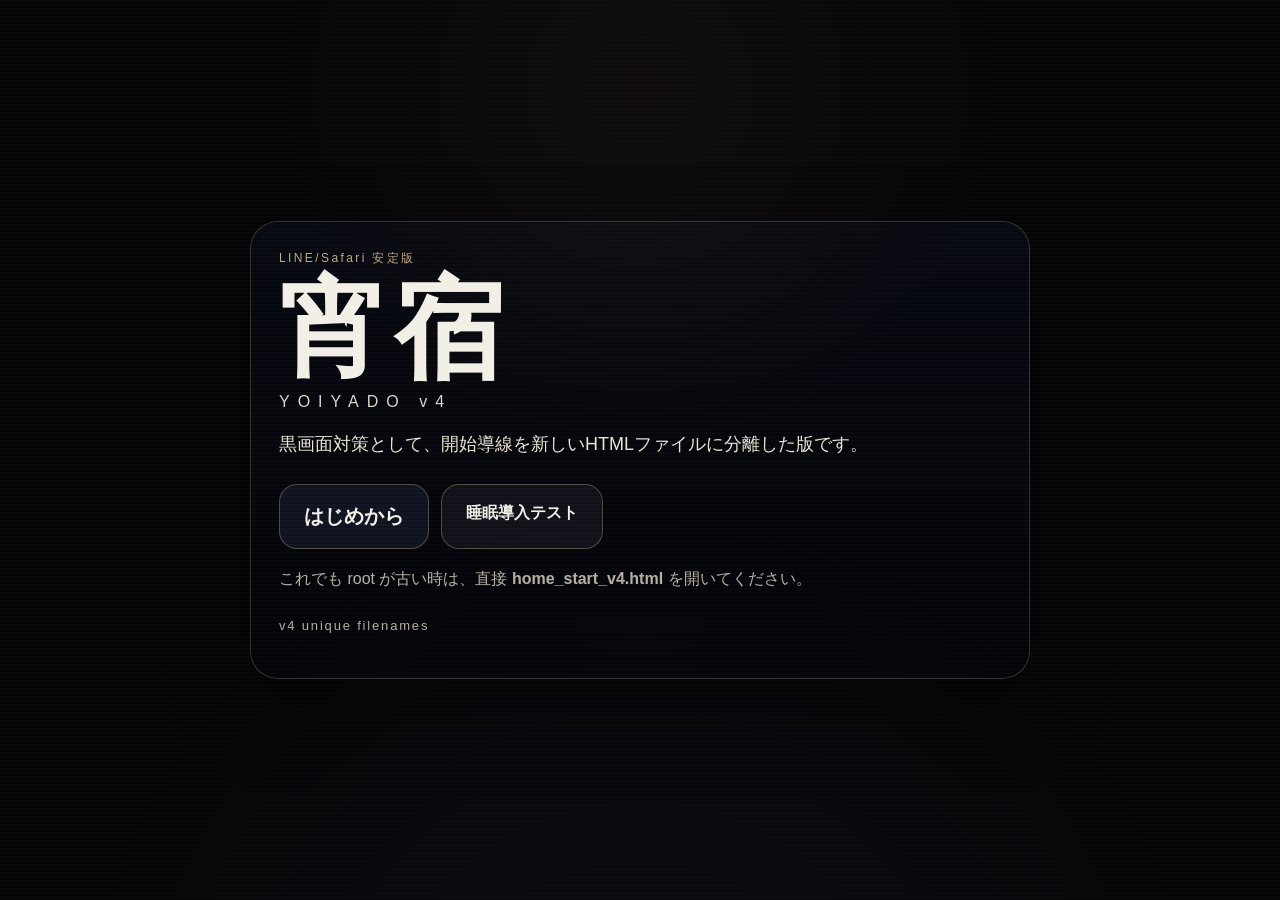
<file: index.html>
<!doctype html><html lang="ja"><head><meta charset="utf-8"><meta name="viewport" content="width=device-width, initial-scale=1, maximum-scale=1, user-scalable=no, viewport-fit=cover"><meta http-equiv="Cache-Control" content="no-cache, no-store, must-revalidate"><meta http-equiv="Pragma" content="no-cache"><meta http-equiv="Expires" content="0"><title>宵宿 v4 start</title><link rel="stylesheet" href="styles_v4.css?v=v4root"></head><body class="title-body"><div class="crt"></div><main class="title-shell"><div class="title-card"><p class="eyebrow">LINE/Safari 安定版</p><h1>宵宿</h1><p class="roman">YOIYADO v4</p><p class="lead">黒画面対策として、開始導線を新しいHTMLファイルに分離した版です。</p><div class="title-actions"><a class="main-btn" href="home_start_v4.html?mode=day1&v=v4home">はじめから</a><a class="sub-btn" href="home_start_v4.html?mode=sleep1&v=v4home">睡眠導入テスト</a></div><p class="hint">これでも root が古い時は、直接 <strong>home_start_v4.html</strong> を開いてください。</p><p class="version">v4 unique filenames</p></div></main></body></html>
</file>
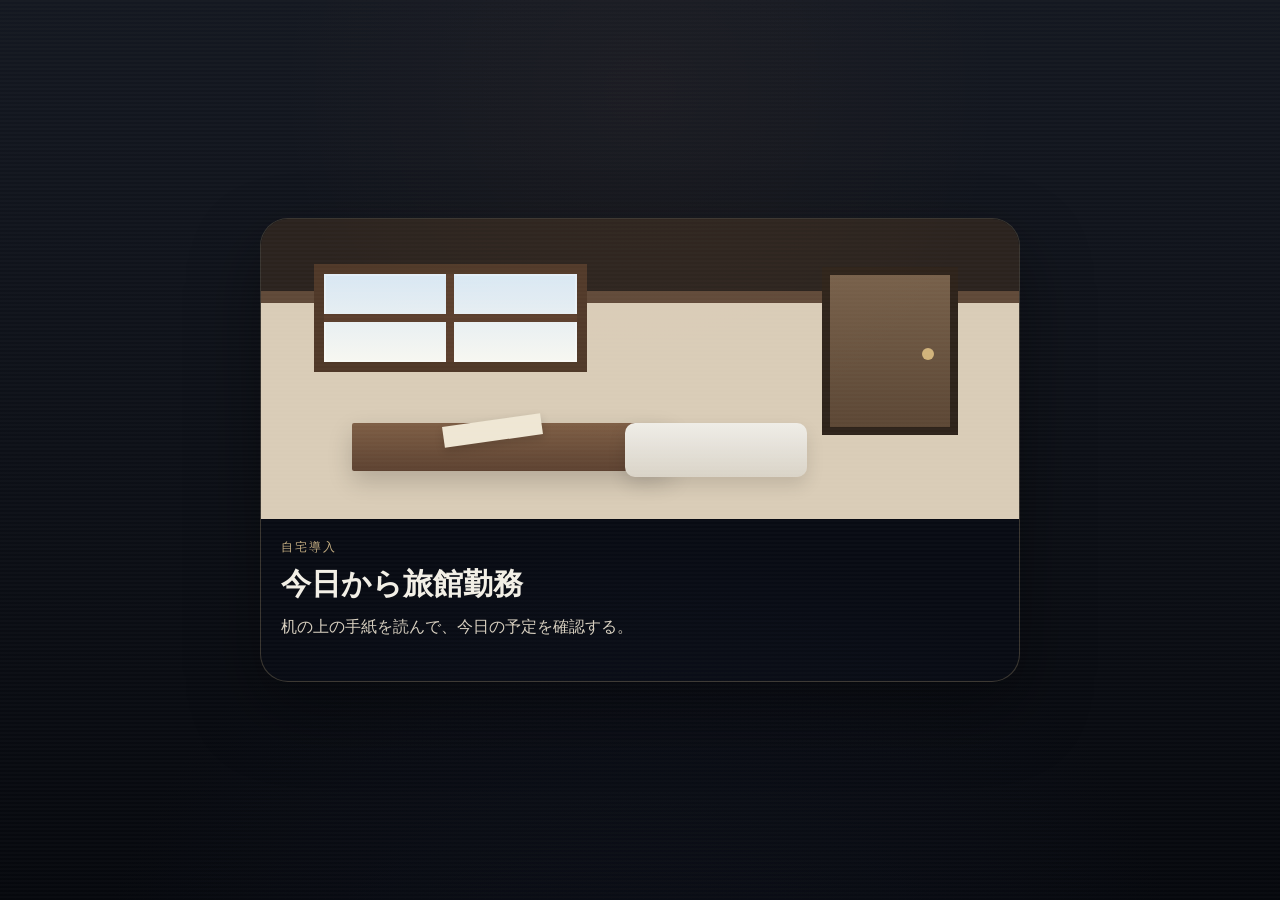
<file: home.html>
<!doctype html>
<html lang="ja"><head><meta charset="utf-8"><meta name="viewport" content="width=device-width, initial-scale=1, maximum-scale=1, user-scalable=no, viewport-fit=cover"><meta http-equiv="Cache-Control" content="no-cache, no-store, must-revalidate"><meta http-equiv="Pragma" content="no-cache"><meta http-equiv="Expires" content="0"><title>宵宿 自宅導入</title><link rel="stylesheet" href="styles.css?v=linefix1"><style>body{background:#0a0c12}.home-screen{position:fixed;inset:0;display:grid;place-items:center;padding:24px;background:linear-gradient(180deg,#141821,#06080d)}.home-stage{width:min(92vw,760px);border:1px solid rgba(216,193,143,.24);border-radius:28px;overflow:hidden;background:rgba(9,12,20,.94);box-shadow:0 30px 70px rgba(0,0,0,.42)}.home-stage-art{position:relative;height:min(48vw,300px);background:linear-gradient(180deg,#2b231e 0 24%,#5f4938 24% 28%,#d9ccb7 28% 100%)}.home-window{position:absolute;left:7%;top:15%;width:36%;height:36%;background:linear-gradient(180deg,#d8e7f3,#f7f7f1);border:10px solid #4f3828;box-shadow:inset 0 0 0 2px rgba(255,255,255,.25)}.home-window:before,.home-window:after{content:'';position:absolute;background:#5a3e2d}.home-window:before{left:50%;top:0;width:8px;height:100%;transform:translateX(-50%)}.home-window:after{left:0;top:50%;width:100%;height:8px;transform:translateY(-50%)}.home-desk{position:absolute;left:12%;bottom:16%;width:42%;height:16%;background:linear-gradient(180deg,#7e5e45,#5d4231);box-shadow:0 10px 24px rgba(0,0,0,.18)}.home-note-prop{position:absolute;left:24%;bottom:26%;width:13%;height:7%;background:#efe7d4;transform:rotate(-8deg);box-shadow:0 4px 10px rgba(0,0,0,.15)}.home-door-prop{position:absolute;right:8%;top:16%;width:18%;height:56%;background:linear-gradient(180deg,#77604a,#5c4735);border:8px solid #2e231a}.home-door-prop:after{content:'';position:absolute;right:14%;top:48%;width:12px;height:12px;border-radius:50%;background:#d1b37b}.home-futon-prop{position:absolute;right:28%;bottom:14%;width:24%;height:18%;background:linear-gradient(180deg,#efede7,#d9d3c7);border-radius:10px;box-shadow:0 8px 18px rgba(0,0,0,.12)}.home-copy{padding:20px 20px 22px}.home-copy h1{margin:0 0 8px;font-size:30px}.home-copy p{margin:0;color:#d7cfbf;line-height:1.8;white-space:pre-wrap}.home-actions{display:grid;gap:12px;margin-top:18px}.home-btn{appearance:none;border:none;border-radius:18px;padding:15px 20px;width:100%;font-size:18px;font-weight:800;color:#f4f0e5;background:rgba(21,25,39,.98);border:1px solid rgba(216,193,143,.3)}.eyebrow{font-size:12px;letter-spacing:.18em;color:#c5ae82;margin-bottom:8px}</style></head><body><div class="crt"></div><main class="home-screen"><section class="home-stage"><div class="home-stage-art"><div class="home-window"></div><div class="home-desk"></div><div class="home-note-prop"></div><div class="home-door-prop"></div><div class="home-futon-prop"></div></div><div class="home-copy"><div class="eyebrow" id="eyebrow">自宅導入</div><h1 id="title">今日から旅館勤務</h1><p id="text">机の上の手紙を読んで、今日の予定を確認する。</p><div class="home-actions" id="actions"></div></div></section></main><script>(()=>{const mode=new URLSearchParams(location.search).get('mode')||'day1';const eyebrow=document.getElementById('eyebrow');const title=document.getElementById('title');const text=document.getElementById('text');const actions=document.getElementById('actions');function btn(label,fn){const b=document.createElement('button');b.className='home-btn';b.textContent=label;b.onclick=fn;actions.appendChild(b)}function clear(){actions.innerHTML=''}function showDay1(){eyebrow.textContent='自宅導入';title.textContent='今日から旅館勤務';text.textContent='机の上の手紙を読んで、今日の予定を確認する。';clear();btn('手紙を読む',()=>{text.textContent='今日から、山あいの古い旅館で仕事が始まる。
女将からの手紙には「昼前までに帳場へ。北廊下には夜まで近づかないこと」とある。';clear();btn('玄関を開ける',()=>location.href='play.html?spawn=town_day1&v=linefix1')})}function showSleep(){eyebrow.textContent='勤務終了';title.textContent='本日の勤務終了';text.textContent='深夜の見回りを終えた。布団に入って少しだけ眠る。';clear();btn('布団で寝る',()=>{text.textContent='提灯の残像と、赤白の旗が瞼の裏に焼きついている。
……翌朝。またあの旅館へ向かわなければならない。';clear();btn('翌朝へ',()=>location.href='play.html?spawn=town_day2&v=linefix1')})}if(mode==='sleep1')showSleep();else showDay1()})();</script></body></html>
</file>
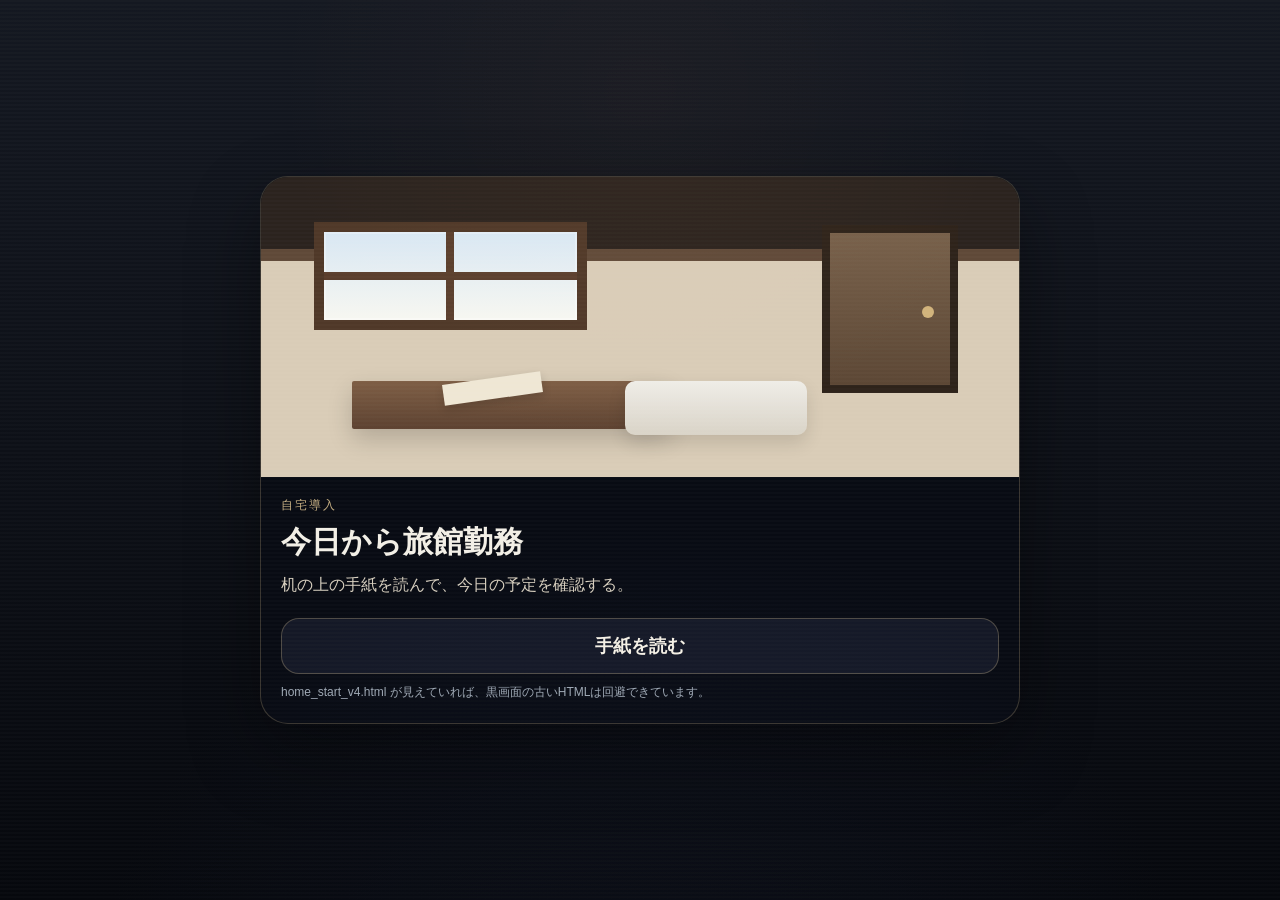
<file: home_start_v4.html>
<!doctype html><html lang="ja"><head><meta charset="utf-8"><meta name="viewport" content="width=device-width, initial-scale=1, maximum-scale=1, user-scalable=no, viewport-fit=cover"><meta http-equiv="Cache-Control" content="no-cache, no-store, must-revalidate"><meta http-equiv="Pragma" content="no-cache"><meta http-equiv="Expires" content="0"><title>宵宿 自宅導入 v4</title><link rel="stylesheet" href="styles_v4.css?v=v4home"><style>body{background:#0a0c12}.home-screen{position:fixed;inset:0;display:grid;place-items:center;padding:24px;background:linear-gradient(180deg,#141821,#06080d)}.home-stage{width:min(92vw,760px);border:1px solid rgba(216,193,143,.24);border-radius:28px;overflow:hidden;background:rgba(9,12,20,.94);box-shadow:0 30px 70px rgba(0,0,0,.42)}.home-stage-art{position:relative;height:min(48vw,300px);background:linear-gradient(180deg,#2b231e 0 24%,#5f4938 24% 28%,#d9ccb7 28% 100%)}.home-window{position:absolute;left:7%;top:15%;width:36%;height:36%;background:linear-gradient(180deg,#d8e7f3,#f7f7f1);border:10px solid #4f3828;box-shadow:inset 0 0 0 2px rgba(255,255,255,.25)}.home-window:before,.home-window:after{content:'';position:absolute;background:#5a3e2d}.home-window:before{left:50%;top:0;width:8px;height:100%;transform:translateX(-50%)}.home-window:after{left:0;top:50%;width:100%;height:8px;transform:translateY(-50%)}.home-desk{position:absolute;left:12%;bottom:16%;width:42%;height:16%;background:linear-gradient(180deg,#7e5e45,#5d4231);box-shadow:0 10px 24px rgba(0,0,0,.18)}.home-note-prop{position:absolute;left:24%;bottom:26%;width:13%;height:7%;background:#efe7d4;transform:rotate(-8deg);box-shadow:0 4px 10px rgba(0,0,0,.15)}.home-door-prop{position:absolute;right:8%;top:16%;width:18%;height:56%;background:linear-gradient(180deg,#77604a,#5c4735);border:8px solid #2e231a}.home-door-prop:after{content:'';position:absolute;right:14%;top:48%;width:12px;height:12px;border-radius:50%;background:#d1b37b}.home-futon-prop{position:absolute;right:28%;bottom:14%;width:24%;height:18%;background:linear-gradient(180deg,#efede7,#d9d3c7);border-radius:10px;box-shadow:0 8px 18px rgba(0,0,0,.12)}.home-copy{padding:20px 20px 22px}.home-copy h1{margin:0 0 8px;font-size:30px}.home-copy p{margin:0;color:#d7cfbf;line-height:1.8;white-space:pre-wrap}.home-actions{display:grid;gap:12px;margin-top:18px}.home-btn{appearance:none;border:none;border-radius:18px;padding:15px 20px;width:100%;font-size:18px;font-weight:800;color:#f4f0e5;background:rgba(21,25,39,.98);border:1px solid rgba(216,193,143,.3)}.eyebrow{font-size:12px;letter-spacing:.18em;color:#c5ae82;margin-bottom:8px}.debug{margin-top:10px;font-size:12px;color:#9ea8b4}</style></head><body><div class="crt"></div><main class="home-screen"><section class="home-stage"><div class="home-stage-art"><div class="home-window"></div><div class="home-desk"></div><div class="home-note-prop"></div><div class="home-door-prop"></div><div class="home-futon-prop"></div></div><div class="home-copy"><div class="eyebrow" id="eyebrow">自宅導入</div><h1 id="title">今日から旅館勤務</h1><p id="text">机の上の手紙を読んで、今日の予定を確認する。</p><div class="home-actions" id="actions"></div><div class="debug">home_start_v4.html が見えていれば、黒画面の古いHTMLは回避できています。</div></div></section></main><script>(()=>{const mode=new URLSearchParams(location.search).get('mode')||'day1';const eyebrow=document.getElementById('eyebrow');const title=document.getElementById('title');const text=document.getElementById('text');const actions=document.getElementById('actions');function btn(label,fn){const b=document.createElement('button');b.className='home-btn';b.textContent=label;b.onclick=fn;actions.appendChild(b)}function clear(){actions.innerHTML=''}function showDay1(){eyebrow.textContent='自宅導入';title.textContent='今日から旅館勤務';text.textContent='机の上の手紙を読んで、今日の予定を確認する。';clear();btn('手紙を読む',()=>{text.textContent='今日から、山あいの古い旅館で仕事が始まる。\n女将からの手紙には「昼前までに帳場へ。北廊下には夜まで近づかないこと」とある。';clear();btn('玄関を開ける',()=>location.href='game_core_v4.html?spawn=town_day1&v=v4game')})}function showSleep(){eyebrow.textContent='勤務終了';title.textContent='本日の勤務終了';text.textContent='深夜の見回りを終えた。布団に入って少しだけ眠る。';clear();btn('布団で寝る',()=>{text.textContent='提灯の残像と、赤白の旗が瞼の裏に焼きついている。\n……翌朝。またあの旅館へ向かわなければならない。';clear();btn('翌朝へ',()=>location.href='game_core_v4.html?spawn=town_day2&v=v4game')})}if(mode==='sleep1')showSleep();else showDay1()})();</script></body></html>
</file>
<file: styles_v4.css>
:root{
  --bg:#050507;
  --panel:rgba(6,8,15,.82);
  --panel-2:rgba(10,12,22,.92);
  --line:rgba(177,162,122,.28);
  --text:#f2efe6;
  --sub:#bfa883;
  --accent:#d6c18f;
  --danger:#d06b60;
  --safe-top:env(safe-area-inset-top, 0px);
  --safe-bottom:env(safe-area-inset-bottom, 0px);
  --safe-left:env(safe-area-inset-left, 0px);
  --safe-right:env(safe-area-inset-right, 0px);
}
*{box-sizing:border-box; -webkit-tap-highlight-color:transparent; touch-action:manipulation;}
html,body{margin:0; padding:0; width:100%; height:100%; overflow:hidden; background:var(--bg); color:var(--text); font-family:-apple-system,BlinkMacSystemFont,"Hiragino Sans","Yu Gothic UI",sans-serif;}
body{overscroll-behavior:none;}
.title-body,.play-body{position:relative;}
.crt{pointer-events:none; position:fixed; inset:0; background:
  repeating-linear-gradient(180deg, rgba(255,255,255,.02) 0 2px, rgba(0,0,0,0) 2px 4px),
  radial-gradient(circle at 50% 10%, rgba(255,164,96,.06), transparent 35%),
  radial-gradient(circle at 50% 120%, rgba(60,74,130,.14), transparent 45%);
  mix-blend-mode:screen; opacity:.65; z-index:4;
}
.title-shell{position:relative; z-index:2; display:grid; place-items:center; min-height:100%; padding:24px;}
.title-card{max-width:780px; width:min(92vw,780px); padding:28px; border:1px solid var(--line); border-radius:28px; background:linear-gradient(180deg, rgba(7,9,17,.95), rgba(3,4,8,.92)); box-shadow:0 30px 80px rgba(0,0,0,.45);}
.eyebrow{margin:0 0 8px; letter-spacing:.2em; color:var(--sub); font-size:12px;}
.title-card h1{font-size:clamp(56px,12vw,110px); margin:0; line-height:1; letter-spacing:.04em;}
.roman{margin:8px 0 18px; letter-spacing:.5em; color:#d8d4c8;}
.lead{font-size:18px; line-height:1.7; color:#ece5d5;}
.feature-list{padding-left:20px; line-height:1.9; color:#dfd4bf;}
.title-actions{display:flex; gap:12px; flex-wrap:wrap; margin-top:24px;}
.main-btn,.sub-btn{appearance:none; border:none; cursor:pointer; text-decoration:none; color:var(--text); background:rgba(16,19,34,.95); border:1px solid rgba(216,193,143,.32); border-radius:18px; padding:18px 24px; font-size:20px; font-weight:700;}
.sub-btn{background:rgba(17,18,26,.9); font-size:16px;}
.hint,.version{color:#b7b0a1; line-height:1.8;}
.version{margin-top:20px; font-size:13px; letter-spacing:.14em;}

#game-root{position:fixed; inset:0; overflow:hidden; background:#020306;}
#game-canvas{position:absolute; inset:0; width:100%; height:100%; display:block;}
.hud{position:absolute; inset:0; z-index:3; pointer-events:none;}
.hud-left,.hud-right{position:absolute; top:calc(var(--safe-top) + 14px); display:flex; gap:10px; align-items:flex-start;}
.hud-left{left:calc(var(--safe-left) + 14px); flex-direction:column;}
.hud-right{right:calc(var(--safe-right) + 14px); flex-direction:column; align-items:flex-end;}
.badge,.distance-pill,.menu-btn,.objective-panel,.prompt,.menu-card,.dialogue,.joystick-base,.act-btn,.look-zone,#minimap{backdrop-filter:blur(10px); background:var(--panel); border:1px solid var(--line); box-shadow:0 16px 34px rgba(0,0,0,.28);}
.badge{padding:6px 9px; border-radius:12px; min-width:64px; font-weight:700; text-align:center; font-size:11px;}
.badge.secondary{color:#e5d1ad; opacity:.92;}
#objective-panel,#minimap{display:none !important;}
.distance-pill{padding:10px 14px; border-radius:18px; font-weight:700; font-size:16px; color:#f0d68e; max-width:min(64vw, 360px); white-space:nowrap; overflow:hidden; text-overflow:ellipsis;}
.menu-btn{pointer-events:auto; appearance:none; border:none; color:var(--text); padding:12px 20px; border-radius:18px; font-weight:800; font-size:16px; cursor:pointer;}
.objective-panel{position:absolute; left:calc(var(--safe-left) + 18px); bottom:calc(var(--safe-bottom) + 142px); width:min(440px, calc(100vw - 172px)); padding:16px 18px; border-radius:20px;}
.objective-title{font-size:12px; letter-spacing:.18em; color:var(--sub); margin-bottom:8px;}
.objective-text{font-size:24px; font-weight:800; line-height:1.35;}
.objective-sub{margin-top:6px; color:#cbc0a7;}
.prompt{position:absolute; top:calc(var(--safe-top) + 110px); left:50%; bottom:auto; transform:translateX(-50%); min-width:220px; max-width:min(54vw, 380px); padding:10px 14px; border-radius:16px; text-align:center; font-weight:700; opacity:0; transition:.18s ease; z-index:3; pointer-events:none; white-space:nowrap; overflow:hidden; text-overflow:ellipsis; font-size:14px;}
.prompt.show{opacity:1;}
@media (max-width: 900px){
  .prompt{top:calc(var(--safe-top) + 146px); left:calc(var(--safe-left) + 122px); max-width:min(52vw, 280px); font-size:14px; padding:10px 14px;}
}

#minimap{position:absolute; top:calc(var(--safe-top) + 86px); right:calc(var(--safe-right) + 14px); width:270px; height:150px; border-radius:22px; padding:0;}
.joystick-zone{position:absolute; z-index:3; left:calc(var(--safe-left) + 18px); bottom:calc(var(--safe-bottom) + 18px); width:150px; height:150px; pointer-events:auto; touch-action:none;}
.move-label{position:absolute; left:14px; top:10px; color:rgba(203,195,178,.62); font-size:12px; letter-spacing:.18em;}
.joystick-base{position:absolute; inset:0; border-radius:28px; display:grid; place-items:center; background:rgba(6,8,15,.22); border:1px solid rgba(177,162,122,.12); box-shadow:0 10px 22px rgba(0,0,0,.10);} 
.joystick-knob{width:56px; height:56px; border-radius:50%; background:rgba(255,255,255,.12); border:1px solid rgba(255,255,255,.14); transform:translate3d(0,0,0);} 
.look-zone{position:absolute; z-index:3; right:calc(var(--safe-right) + 118px); bottom:calc(var(--safe-bottom) + 22px); width:118px; height:64px; border-radius:20px; display:grid; place-items:center; color:rgba(185,177,162,.38); font-size:11px; letter-spacing:.16em; pointer-events:none; background:rgba(6,8,15,.06); border:1px solid rgba(177,162,122,.05);} 
.act-btn{position:absolute; z-index:3; right:calc(var(--safe-right) + 18px); bottom:calc(var(--safe-bottom) + 18px); width:150px; height:92px; border-radius:26px; pointer-events:auto; appearance:none; border:none; color:rgba(255,255,255,.94); font-size:40px; font-weight:900; letter-spacing:.04em; background:rgba(6,8,15,.24); border:1px solid rgba(177,162,122,.12); box-shadow:0 10px 22px rgba(0,0,0,.10);} 
.dialogue{position:absolute; left:18px; right:18px; bottom:calc(var(--safe-bottom) + 18px); z-index:5; pointer-events:auto; border-radius:24px; display:grid; grid-template-columns:130px 1fr; overflow:hidden;}
.portrait{min-height:180px; background:linear-gradient(180deg, rgba(58,61,80,.65), rgba(14,16,24,.8)); display:grid; place-items:center;}
.dialogue-box{padding:18px 20px 22px;}
.dialogue-name{font-size:18px; color:var(--accent); font-weight:800; margin-bottom:8px;}
.dialogue-text{font-size:24px; line-height:1.6; white-space:pre-wrap;}
.dialogue-continue{margin-top:10px; color:#b8afa0; font-size:14px;}
.overlay{position:absolute; inset:0; z-index:6; display:grid; place-items:center; background:rgba(0,0,0,.42);}
.menu-card{width:min(92vw,420px); padding:28px; border-radius:26px; text-align:center; background:var(--panel-2);}
.menu-card h2{margin:0 0 16px; font-size:30px;}
.menu-card p{line-height:1.8; color:#d5c7b3;}
.menu-card button{appearance:none; display:block; width:100%; margin-top:10px; padding:16px 18px; border-radius:18px; border:1px solid rgba(216,193,143,.32); background:rgba(17,19,30,.96); color:var(--text); font-size:18px; font-weight:800;}
.hidden{display:none !important;}

@media (max-width: 900px){
  .title-card{padding:24px 18px 20px;}
  .lead{font-size:16px;}
  .feature-list{font-size:14px;}
  .distance-pill{font-size:14px; max-width:58vw;}
  .badge{min-width:76px; padding:8px 10px; font-size:13px;}
  .act-btn{width:122px; height:82px; font-size:34px;}
  .look-zone{right:calc(var(--safe-right) + 98px); width:94px; font-size:10px;}
  .joystick-zone{width:136px; height:136px;}
  .dialogue{grid-template-columns:96px 1fr;}
  .portrait{min-height:142px;}
  .dialogue-text{font-size:18px;}
}


.slot-card{max-width:min(92vw,560px);}
.slot-note{margin:0 0 12px; color:#d5c7b3; line-height:1.6;}
.slot-list{display:grid; gap:10px;}
.slot-row{display:grid;}
.slot-btn{appearance:none; width:100%; text-align:left; display:grid; gap:4px; padding:16px 18px; border-radius:18px; border:1px solid rgba(216,193,143,.32); background:rgba(17,19,30,.96); color:var(--text);}
.slot-btn strong{font-size:16px; letter-spacing:.08em;}
.slot-btn span{font-size:14px; color:#d5c7b3;}
.slot-btn:disabled{opacity:.48;}
.title-slot-overlay{z-index:6;}

.home-overlay{position:absolute;inset:0;z-index:5;display:grid;place-items:center;padding:24px;background:linear-gradient(180deg,rgba(4,6,10,.18),rgba(0,0,0,.28));pointer-events:auto;}
.home-card{width:min(92vw,720px);border:1px solid rgba(216,193,143,.24);border-radius:26px;overflow:hidden;background:rgba(9,12,20,.86);backdrop-filter:blur(10px);box-shadow:0 30px 70px rgba(0,0,0,.42);}
.home-room-art{position:relative;height:min(46vw,260px);background:linear-gradient(180deg,#2f251f 0 26%,#5b4537 26% 28%,#d9ccb7 28% 100%);}
.home-window{position:absolute;left:7%;top:16%;width:34%;height:34%;background:linear-gradient(180deg,#d8e7f3,#f7f7f1);border:10px solid #4f3828;box-shadow:inset 0 0 0 2px rgba(255,255,255,.25);}
.home-window::before,.home-window::after{content:'';position:absolute;background:#5a3e2d;}
.home-window::before{left:50%;top:0;width:8px;height:100%;transform:translateX(-50%);}
.home-window::after{left:0;top:50%;width:100%;height:8px;transform:translateY(-50%);}
.home-desk{position:absolute;left:12%;bottom:16%;width:42%;height:16%;background:linear-gradient(180deg,#7e5e45,#5d4231);border-radius:2px;box-shadow:0 10px 24px rgba(0,0,0,.18);}
.home-note-prop{position:absolute;left:24%;bottom:26%;width:13%;height:7%;background:#efe7d4;transform:rotate(-8deg);box-shadow:0 4px 10px rgba(0,0,0,.15);}
.home-door-prop{position:absolute;right:8%;top:16%;width:18%;height:56%;background:linear-gradient(180deg,#77604a,#5c4735);border:8px solid #2e231a;}
.home-door-prop::after{content:'';position:absolute;right:14%;top:48%;width:12px;height:12px;border-radius:50%;background:#d1b37b;}
.home-futon-prop{position:absolute;right:28%;bottom:14%;width:24%;height:18%;background:linear-gradient(180deg,#efede7,#d9d3c7);border-radius:10px;box-shadow:0 8px 18px rgba(0,0,0,.12);}
.home-copy{padding:20px 20px 22px;}
.home-eyebrow{font-size:12px;letter-spacing:.18em;color:#c5ae82;margin-bottom:8px;}
.home-copy h2{margin:0 0 8px;font-size:28px;}
.home-copy p{margin:0;color:#d7cfbf;line-height:1.8;}
.home-actions{margin-top:16px;}
.home-primary{appearance:none;border:none;border-radius:18px;padding:15px 20px;width:100%;font-size:18px;font-weight:800;color:#f4f0e5;background:rgba(21,25,39,.98);border:1px solid rgba(216,193,143,.3);}
</file>
<file: styles.css>
:root{
  --bg:#050507;
  --panel:rgba(6,8,15,.82);
  --panel-2:rgba(10,12,22,.92);
  --line:rgba(177,162,122,.28);
  --text:#f2efe6;
  --sub:#bfa883;
  --accent:#d6c18f;
  --danger:#d06b60;
  --safe-top:env(safe-area-inset-top, 0px);
  --safe-bottom:env(safe-area-inset-bottom, 0px);
  --safe-left:env(safe-area-inset-left, 0px);
  --safe-right:env(safe-area-inset-right, 0px);
}
*{box-sizing:border-box; -webkit-tap-highlight-color:transparent; touch-action:manipulation;}
html,body{margin:0; padding:0; width:100%; height:100%; overflow:hidden; background:var(--bg); color:var(--text); font-family:-apple-system,BlinkMacSystemFont,"Hiragino Sans","Yu Gothic UI",sans-serif;}
body{overscroll-behavior:none;}
.title-body,.play-body{position:relative;}
.crt{pointer-events:none; position:fixed; inset:0; background:
  repeating-linear-gradient(180deg, rgba(255,255,255,.02) 0 2px, rgba(0,0,0,0) 2px 4px),
  radial-gradient(circle at 50% 10%, rgba(255,164,96,.06), transparent 35%),
  radial-gradient(circle at 50% 120%, rgba(60,74,130,.14), transparent 45%);
  mix-blend-mode:screen; opacity:.65; z-index:4;
}
.title-shell{position:relative; z-index:2; display:grid; place-items:center; min-height:100%; padding:24px;}
.title-card{max-width:780px; width:min(92vw,780px); padding:28px; border:1px solid var(--line); border-radius:28px; background:linear-gradient(180deg, rgba(7,9,17,.95), rgba(3,4,8,.92)); box-shadow:0 30px 80px rgba(0,0,0,.45);}
.eyebrow{margin:0 0 8px; letter-spacing:.2em; color:var(--sub); font-size:12px;}
.title-card h1{font-size:clamp(56px,12vw,110px); margin:0; line-height:1; letter-spacing:.04em;}
.roman{margin:8px 0 18px; letter-spacing:.5em; color:#d8d4c8;}
.lead{font-size:18px; line-height:1.7; color:#ece5d5;}
.feature-list{padding-left:20px; line-height:1.9; color:#dfd4bf;}
.title-actions{display:flex; gap:12px; flex-wrap:wrap; margin-top:24px;}
.main-btn,.sub-btn{appearance:none; border:none; cursor:pointer; text-decoration:none; color:var(--text); background:rgba(16,19,34,.95); border:1px solid rgba(216,193,143,.32); border-radius:18px; padding:18px 24px; font-size:20px; font-weight:700;}
.sub-btn{background:rgba(17,18,26,.9); font-size:16px;}
.hint,.version{color:#b7b0a1; line-height:1.8;}
.version{margin-top:20px; font-size:13px; letter-spacing:.14em;}

#game-root{position:fixed; inset:0; overflow:hidden; background:#020306;}
#game-canvas{position:absolute; inset:0; width:100%; height:100%; display:block;}
.hud{position:absolute; inset:0; z-index:3; pointer-events:none;}
.hud-left,.hud-right{position:absolute; top:calc(var(--safe-top) + 14px); display:flex; gap:10px; align-items:flex-start;}
.hud-left{left:calc(var(--safe-left) + 14px); flex-direction:column;}
.hud-right{right:calc(var(--safe-right) + 14px); flex-direction:column; align-items:flex-end;}
.badge,.distance-pill,.menu-btn,.objective-panel,.prompt,.menu-card,.dialogue,.joystick-base,.act-btn,.look-zone,#minimap{backdrop-filter:blur(10px); background:var(--panel); border:1px solid var(--line); box-shadow:0 16px 34px rgba(0,0,0,.28);}
.badge{padding:6px 9px; border-radius:12px; min-width:64px; font-weight:700; text-align:center; font-size:11px;}
.badge.secondary{color:#e5d1ad; opacity:.92;}
#objective-panel,#minimap{display:none !important;}
.distance-pill{padding:10px 14px; border-radius:18px; font-weight:700; font-size:16px; color:#f0d68e; max-width:min(64vw, 360px); white-space:nowrap; overflow:hidden; text-overflow:ellipsis;}
.menu-btn{pointer-events:auto; appearance:none; border:none; color:var(--text); padding:12px 20px; border-radius:18px; font-weight:800; font-size:16px; cursor:pointer;}
.objective-panel{position:absolute; left:calc(var(--safe-left) + 18px); bottom:calc(var(--safe-bottom) + 142px); width:min(440px, calc(100vw - 172px)); padding:16px 18px; border-radius:20px;}
.objective-title{font-size:12px; letter-spacing:.18em; color:var(--sub); margin-bottom:8px;}
.objective-text{font-size:24px; font-weight:800; line-height:1.35;}
.objective-sub{margin-top:6px; color:#cbc0a7;}
.prompt{position:absolute; top:calc(var(--safe-top) + 110px); left:50%; bottom:auto; transform:translateX(-50%); min-width:220px; max-width:min(54vw, 380px); padding:10px 14px; border-radius:16px; text-align:center; font-weight:700; opacity:0; transition:.18s ease; z-index:3; pointer-events:none; white-space:nowrap; overflow:hidden; text-overflow:ellipsis; font-size:14px;}
.prompt.show{opacity:1;}
@media (max-width: 900px){
  .prompt{top:calc(var(--safe-top) + 146px); left:calc(var(--safe-left) + 122px); max-width:min(52vw, 280px); font-size:14px; padding:10px 14px;}
}

#minimap{position:absolute; top:calc(var(--safe-top) + 86px); right:calc(var(--safe-right) + 14px); width:270px; height:150px; border-radius:22px; padding:0;}
.joystick-zone{position:absolute; z-index:3; left:calc(var(--safe-left) + 18px); bottom:calc(var(--safe-bottom) + 18px); width:150px; height:150px; pointer-events:auto; touch-action:none;}
.move-label{position:absolute; left:14px; top:10px; color:rgba(203,195,178,.62); font-size:12px; letter-spacing:.18em;}
.joystick-base{position:absolute; inset:0; border-radius:28px; display:grid; place-items:center; background:rgba(6,8,15,.22); border:1px solid rgba(177,162,122,.12); box-shadow:0 10px 22px rgba(0,0,0,.10);} 
.joystick-knob{width:56px; height:56px; border-radius:50%; background:rgba(255,255,255,.12); border:1px solid rgba(255,255,255,.14); transform:translate3d(0,0,0);} 
.look-zone{position:absolute; z-index:3; right:calc(var(--safe-right) + 118px); bottom:calc(var(--safe-bottom) + 22px); width:118px; height:64px; border-radius:20px; display:grid; place-items:center; color:rgba(185,177,162,.38); font-size:11px; letter-spacing:.16em; pointer-events:none; background:rgba(6,8,15,.06); border:1px solid rgba(177,162,122,.05);} 
.act-btn{position:absolute; z-index:3; right:calc(var(--safe-right) + 18px); bottom:calc(var(--safe-bottom) + 18px); width:150px; height:92px; border-radius:26px; pointer-events:auto; appearance:none; border:none; color:rgba(255,255,255,.94); font-size:40px; font-weight:900; letter-spacing:.04em; background:rgba(6,8,15,.24); border:1px solid rgba(177,162,122,.12); box-shadow:0 10px 22px rgba(0,0,0,.10);} 
.dialogue{position:absolute; left:18px; right:18px; bottom:calc(var(--safe-bottom) + 18px); z-index:5; pointer-events:auto; border-radius:24px; display:grid; grid-template-columns:130px 1fr; overflow:hidden;}
.portrait{min-height:180px; background:linear-gradient(180deg, rgba(58,61,80,.65), rgba(14,16,24,.8)); display:grid; place-items:center;}
.dialogue-box{padding:18px 20px 22px;}
.dialogue-name{font-size:18px; color:var(--accent); font-weight:800; margin-bottom:8px;}
.dialogue-text{font-size:24px; line-height:1.6; white-space:pre-wrap;}
.dialogue-continue{margin-top:10px; color:#b8afa0; font-size:14px;}
.overlay{position:absolute; inset:0; z-index:6; display:grid; place-items:center; background:rgba(0,0,0,.42);}
.menu-card{width:min(92vw,420px); padding:28px; border-radius:26px; text-align:center; background:var(--panel-2);}
.menu-card h2{margin:0 0 16px; font-size:30px;}
.menu-card p{line-height:1.8; color:#d5c7b3;}
.menu-card button{appearance:none; display:block; width:100%; margin-top:10px; padding:16px 18px; border-radius:18px; border:1px solid rgba(216,193,143,.32); background:rgba(17,19,30,.96); color:var(--text); font-size:18px; font-weight:800;}
.hidden{display:none !important;}

@media (max-width: 900px){
  .title-card{padding:24px 18px 20px;}
  .lead{font-size:16px;}
  .feature-list{font-size:14px;}
  .distance-pill{font-size:14px; max-width:58vw;}
  .badge{min-width:76px; padding:8px 10px; font-size:13px;}
  .act-btn{width:122px; height:82px; font-size:34px;}
  .look-zone{right:calc(var(--safe-right) + 98px); width:94px; font-size:10px;}
  .joystick-zone{width:136px; height:136px;}
  .dialogue{grid-template-columns:96px 1fr;}
  .portrait{min-height:142px;}
  .dialogue-text{font-size:18px;}
}


.slot-card{max-width:min(92vw,560px);}
.slot-note{margin:0 0 12px; color:#d5c7b3; line-height:1.6;}
.slot-list{display:grid; gap:10px;}
.slot-row{display:grid;}
.slot-btn{appearance:none; width:100%; text-align:left; display:grid; gap:4px; padding:16px 18px; border-radius:18px; border:1px solid rgba(216,193,143,.32); background:rgba(17,19,30,.96); color:var(--text);}
.slot-btn strong{font-size:16px; letter-spacing:.08em;}
.slot-btn span{font-size:14px; color:#d5c7b3;}
.slot-btn:disabled{opacity:.48;}
.title-slot-overlay{z-index:6;}

.home-overlay{position:absolute;inset:0;z-index:5;display:grid;place-items:center;padding:24px;background:linear-gradient(180deg,rgba(4,6,10,.18),rgba(0,0,0,.28));pointer-events:auto;}
.home-card{width:min(92vw,720px);border:1px solid rgba(216,193,143,.24);border-radius:26px;overflow:hidden;background:rgba(9,12,20,.86);backdrop-filter:blur(10px);box-shadow:0 30px 70px rgba(0,0,0,.42);}
.home-room-art{position:relative;height:min(46vw,260px);background:linear-gradient(180deg,#2f251f 0 26%,#5b4537 26% 28%,#d9ccb7 28% 100%);}
.home-window{position:absolute;left:7%;top:16%;width:34%;height:34%;background:linear-gradient(180deg,#d8e7f3,#f7f7f1);border:10px solid #4f3828;box-shadow:inset 0 0 0 2px rgba(255,255,255,.25);}
.home-window::before,.home-window::after{content:'';position:absolute;background:#5a3e2d;}
.home-window::before{left:50%;top:0;width:8px;height:100%;transform:translateX(-50%);}
.home-window::after{left:0;top:50%;width:100%;height:8px;transform:translateY(-50%);}
.home-desk{position:absolute;left:12%;bottom:16%;width:42%;height:16%;background:linear-gradient(180deg,#7e5e45,#5d4231);border-radius:2px;box-shadow:0 10px 24px rgba(0,0,0,.18);}
.home-note-prop{position:absolute;left:24%;bottom:26%;width:13%;height:7%;background:#efe7d4;transform:rotate(-8deg);box-shadow:0 4px 10px rgba(0,0,0,.15);}
.home-door-prop{position:absolute;right:8%;top:16%;width:18%;height:56%;background:linear-gradient(180deg,#77604a,#5c4735);border:8px solid #2e231a;}
.home-door-prop::after{content:'';position:absolute;right:14%;top:48%;width:12px;height:12px;border-radius:50%;background:#d1b37b;}
.home-futon-prop{position:absolute;right:28%;bottom:14%;width:24%;height:18%;background:linear-gradient(180deg,#efede7,#d9d3c7);border-radius:10px;box-shadow:0 8px 18px rgba(0,0,0,.12);}
.home-copy{padding:20px 20px 22px;}
.home-eyebrow{font-size:12px;letter-spacing:.18em;color:#c5ae82;margin-bottom:8px;}
.home-copy h2{margin:0 0 8px;font-size:28px;}
.home-copy p{margin:0;color:#d7cfbf;line-height:1.8;}
.home-actions{margin-top:16px;}
.home-primary{appearance:none;border:none;border-radius:18px;padding:15px 20px;width:100%;font-size:18px;font-weight:800;color:#f4f0e5;background:rgba(21,25,39,.98);border:1px solid rgba(216,193,143,.3);}
</file>
